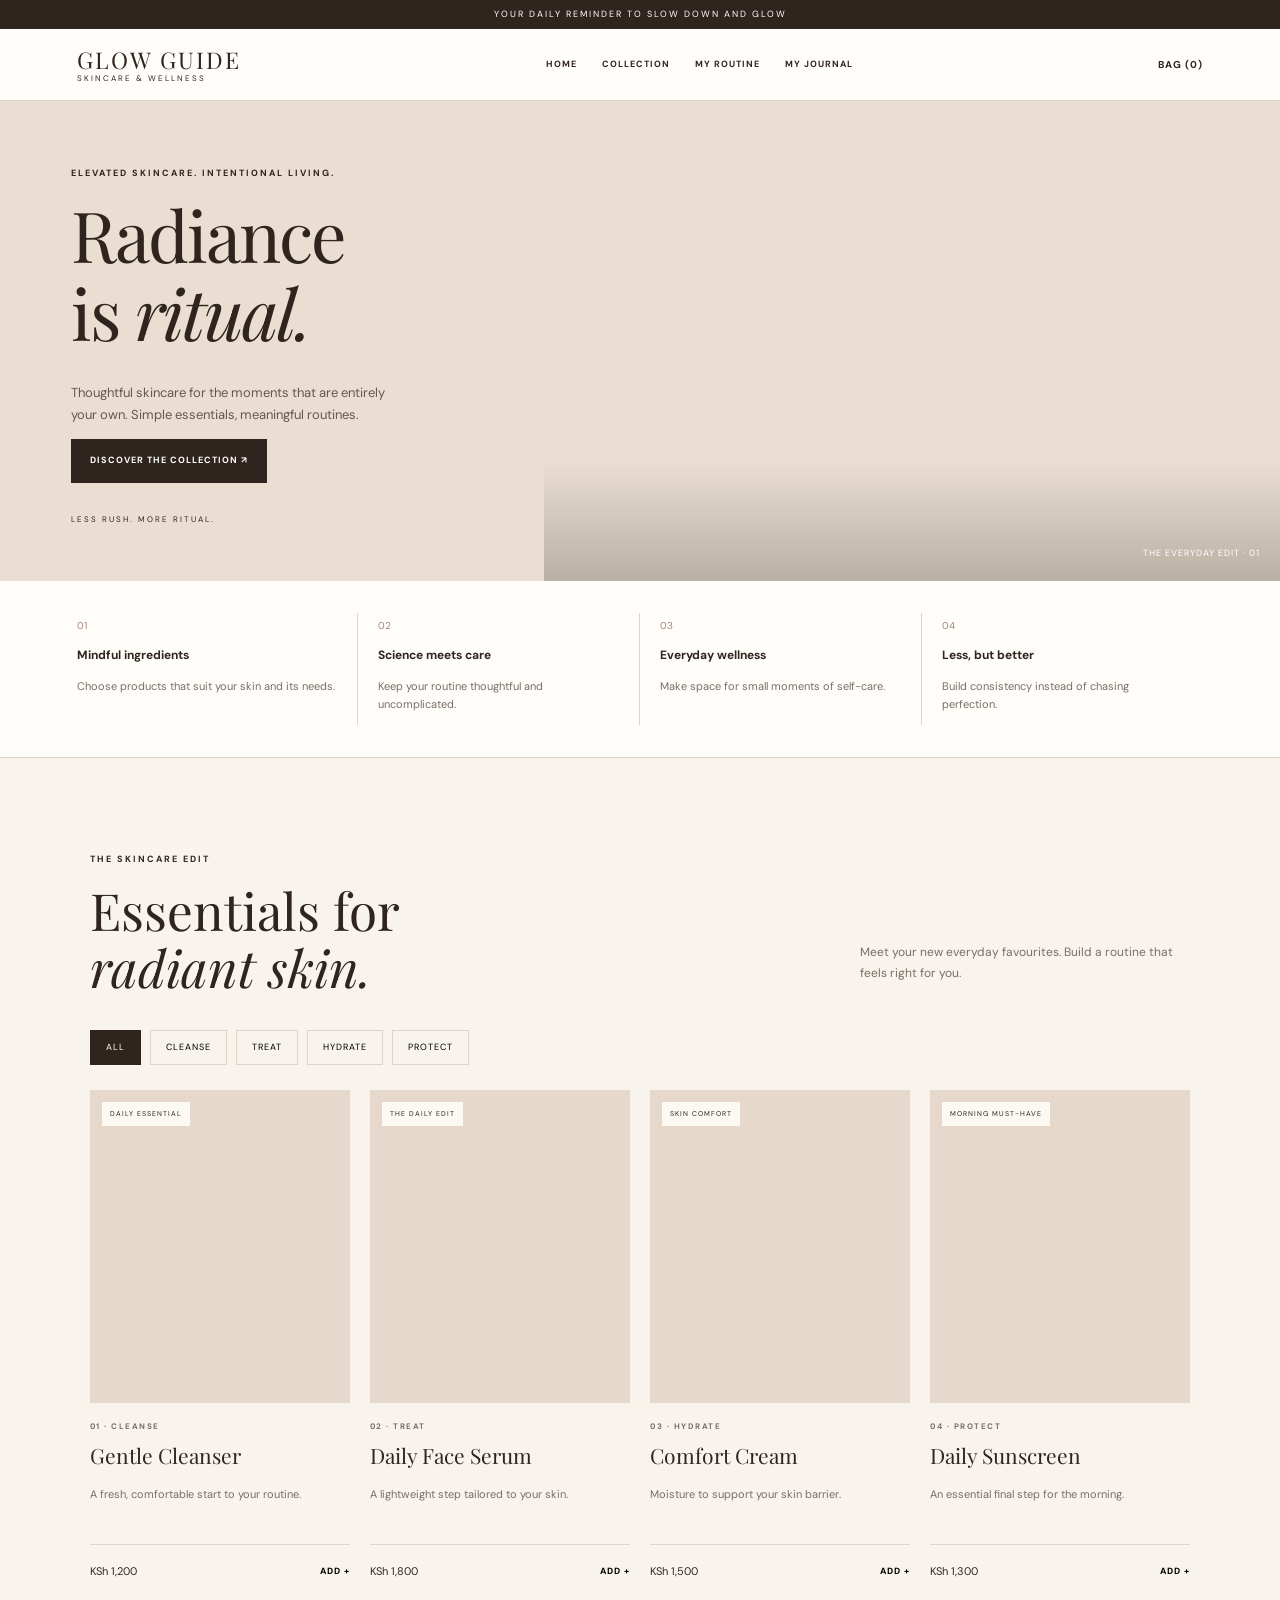
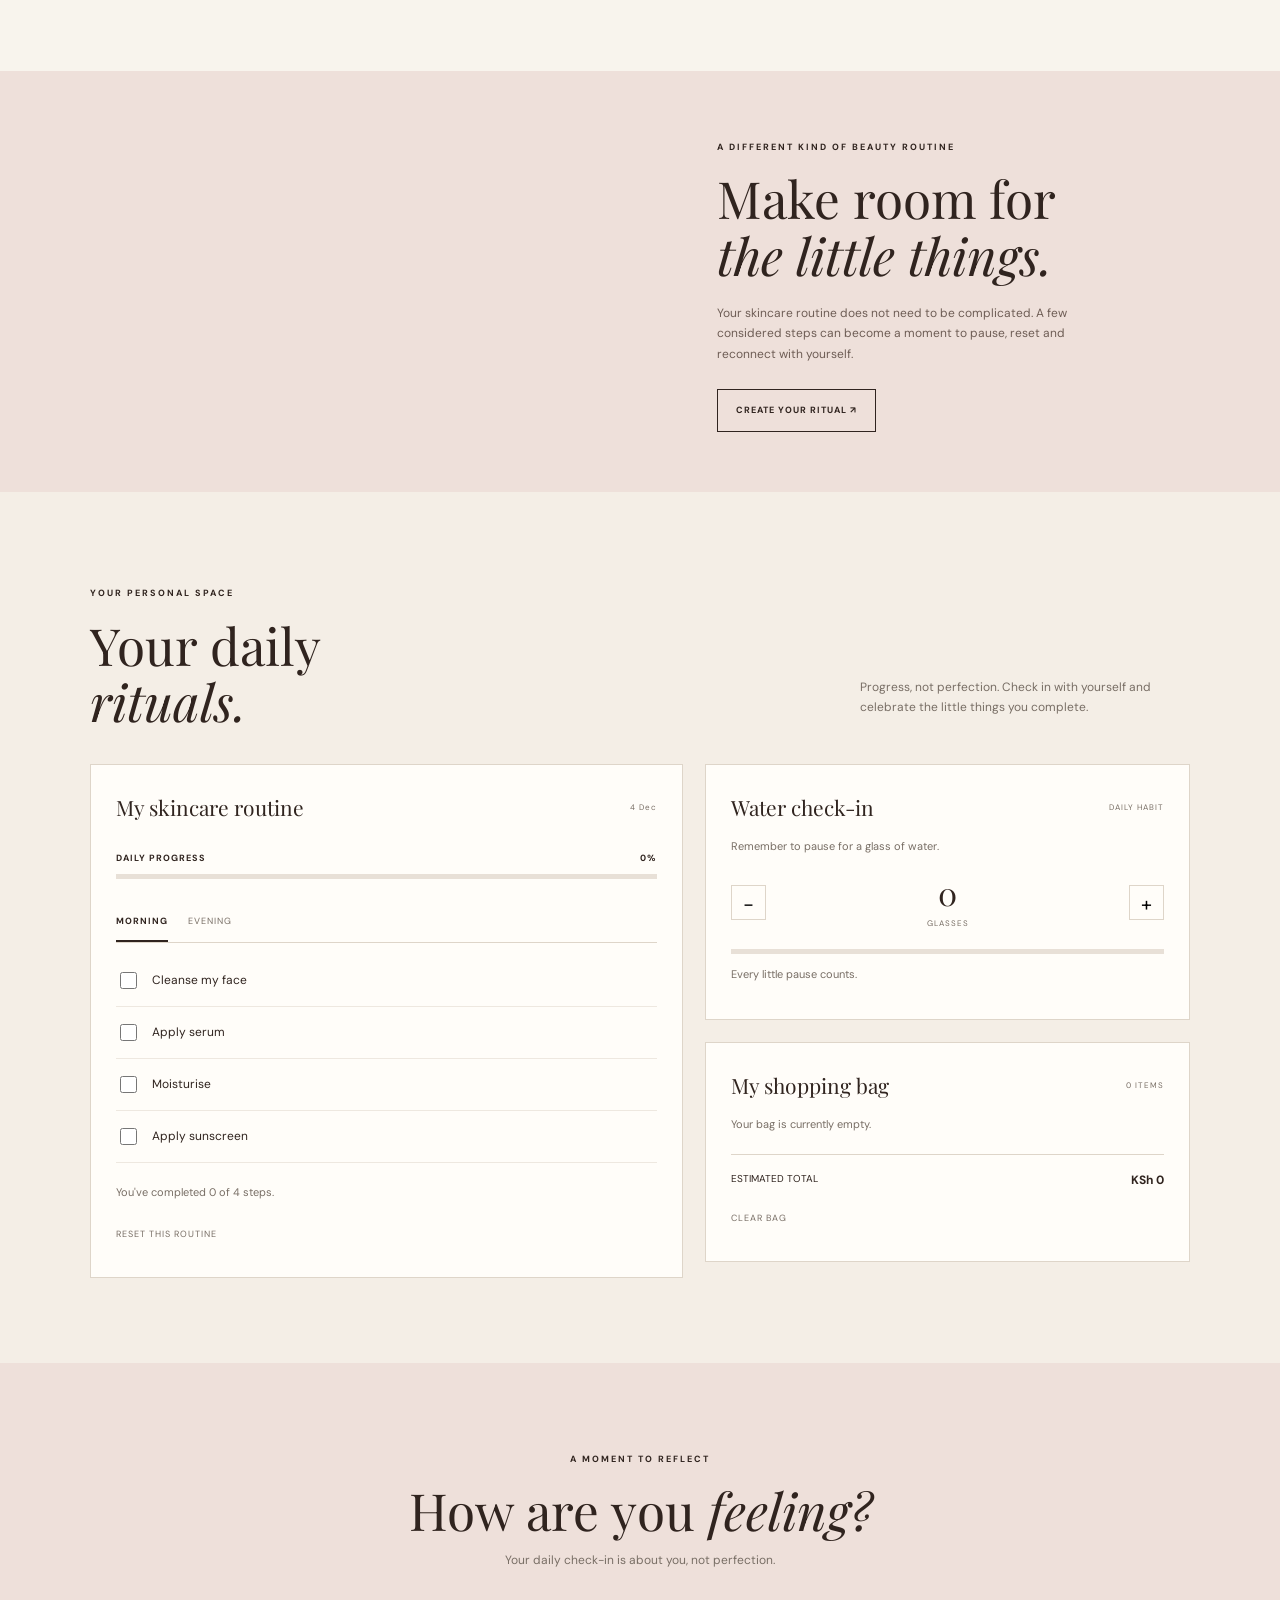
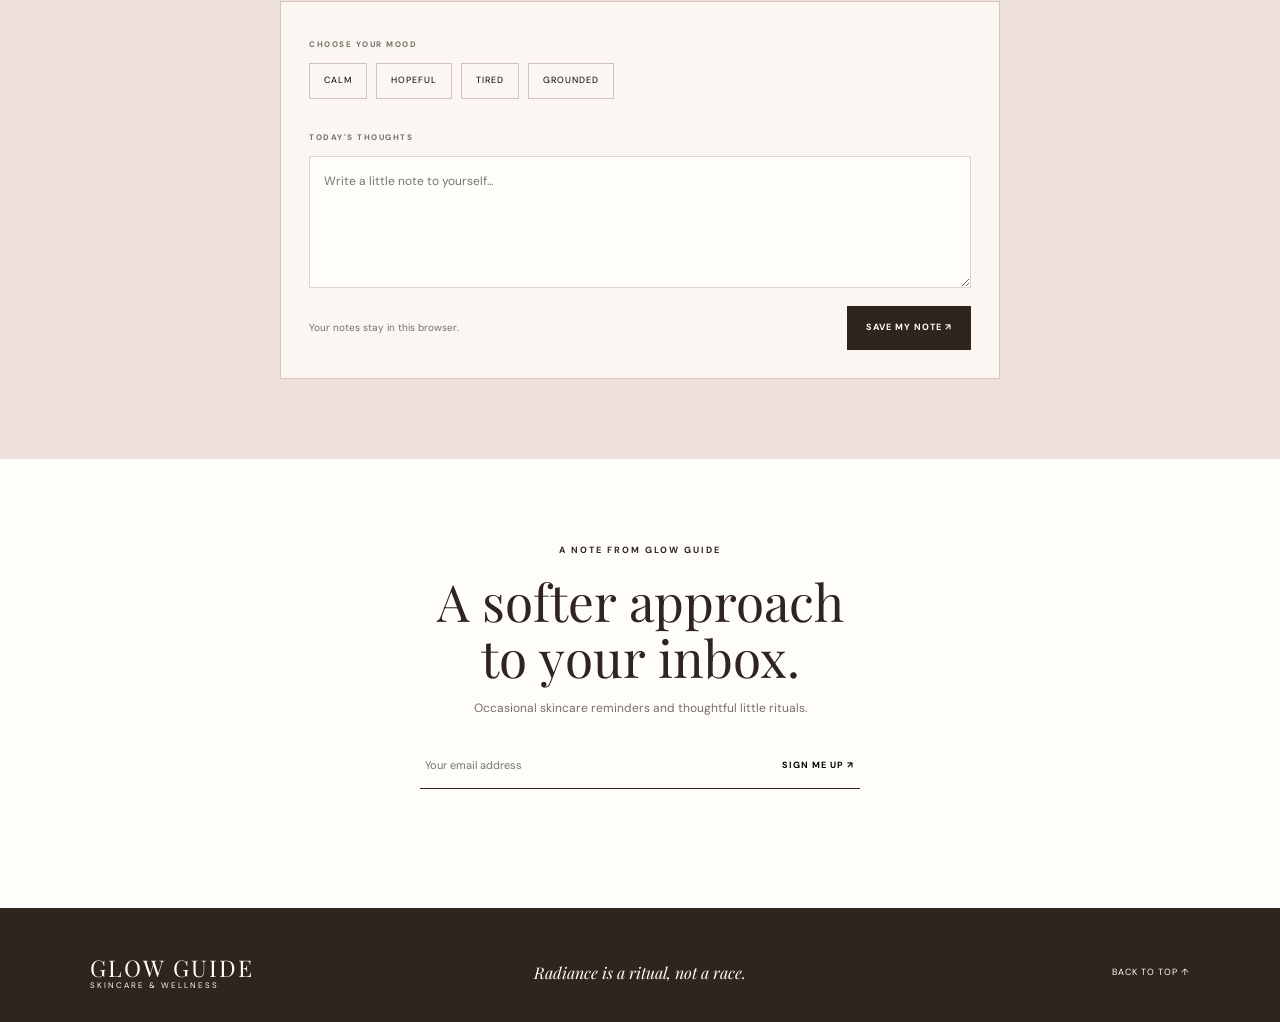
<file: index.html>
<!DOCTYPE html>
<html lang="en">
<head>
    <meta charset="UTF-8">
    <meta name="viewport" content="width=device-width, initial-scale=1.0">
    <title>Glow Guide | Radiance Is Ritual</title>

    <link rel="preconnect" href="https://fonts.googleapis.com">
    <link href="https://fonts.googleapis.com/css2?family=DM+Sans:wght@400;500;600;700&family=Playfair+Display:wght@400;500;600&display=swap" rel="stylesheet">

    <link rel="stylesheet" href="style.css">
</head>
<body>

    <div class="announcement">
        YOUR DAILY REMINDER TO SLOW DOWN AND GLOW
    </div>

    <header>
        <a href="#home" class="logo">
            GLOW GUIDE
            <span>SKINCARE & WELLNESS</span>
        </a>

        <button id="menuToggle" class="menu-toggle">MENU +</button>

        <nav id="navigation">
    <a href="index.html">HOME</a>
    <a href="index.html#products">COLLECTION</a>
    <a href="routine.html">MY ROUTINE</a>
    <a href="journal.html">MY JOURNAL</a>
</nav>

        <button id="bagButton" class="bag-button">
            BAG (<span id="bagCount">0</span>)
        </button>
    </header>

    <main>
        <section class="hero" id="home">
            <div class="hero-content">
                <p class="eyebrow">ELEVATED SKINCARE. INTENTIONAL LIVING.</p>

                <h1>Radiance<br>is <em>ritual.</em></h1>

                <p>
                    Thoughtful skincare for the moments that are
                    entirely your own. Simple essentials, meaningful routines.
                </p>

                <a href="#products" class="button dark-button">
                    DISCOVER THE COLLECTION ↗
                </a>

                <span class="hero-note">LESS RUSH. MORE RITUAL.</span>
            </div>

            <div class="hero-image">
                <span>THE EVERYDAY EDIT · 01</span>
            </div>
        </section>

        <section class="values">
            <article>
                <span>01</span>
                <h3>Mindful ingredients</h3>
                <p>Choose products that suit your skin and its needs.</p>
            </article>

            <article>
                <span>02</span>
                <h3>Science meets care</h3>
                <p>Keep your routine thoughtful and uncomplicated.</p>
            </article>

            <article>
                <span>03</span>
                <h3>Everyday wellness</h3>
                <p>Make space for small moments of self-care.</p>
            </article>

            <article>
                <span>04</span>
                <h3>Less, but better</h3>
                <p>Build consistency instead of chasing perfection.</p>
            </article>
        </section>

        <section class="section" id="products">
            <div class="section-heading">
                <div>
                    <p class="eyebrow">THE SKINCARE EDIT</p>
                    <h2>Essentials for<br><em>radiant skin.</em></h2>
                </div>

                <p>
                    Meet your new everyday favourites.
                    Build a routine that feels right for you.
                </p>
            </div>

            <div class="filters">
                <button class="filter active" data-category="all">ALL</button>
                <button class="filter" data-category="cleanse">CLEANSE</button>
                <button class="filter" data-category="treat">TREAT</button>
                <button class="filter" data-category="hydrate">HYDRATE</button>
                <button class="filter" data-category="protect">PROTECT</button>
            </div>

            <div class="product-grid">
                <article class="product-card" data-category="cleanse">
                    <div class="product-image image-one">
                        <span class="product-tag">DAILY ESSENTIAL</span>
                    </div>
                    <p class="category">01 · CLEANSE</p>
                    <h3>Gentle Cleanser</h3>
                    <p class="description">A fresh, comfortable start to your routine.</p>
                    <div class="product-bottom">
                        <span>KSh 1,200</span>
                        <button class="add-button" data-name="Gentle Cleanser" data-price="1200">ADD +</button>
                    </div>
                </article>

                <article class="product-card" data-category="treat">
                    <div class="product-image image-two">
                        <span class="product-tag">THE DAILY EDIT</span>
                    </div>
                    <p class="category">02 · TREAT</p>
                    <h3>Daily Face Serum</h3>
                    <p class="description">A lightweight step tailored to your skin.</p>
                    <div class="product-bottom">
                        <span>KSh 1,800</span>
                        <button class="add-button" data-name="Daily Face Serum" data-price="1800">ADD +</button>
                    </div>
                </article>

                <article class="product-card" data-category="hydrate">
                    <div class="product-image image-three">
                        <span class="product-tag">SKIN COMFORT</span>
                    </div>
                    <p class="category">03 · HYDRATE</p>
                    <h3>Comfort Cream</h3>
                    <p class="description">Moisture to support your skin barrier.</p>
                    <div class="product-bottom">
                        <span>KSh 1,500</span>
                        <button class="add-button" data-name="Comfort Cream" data-price="1500">ADD +</button>
                    </div>
                </article>

                <article class="product-card" data-category="protect">
                    <div class="product-image image-four">
                        <span class="product-tag">MORNING MUST-HAVE</span>
                    </div>
                    <p class="category">04 · PROTECT</p>
                    <h3>Daily Sunscreen</h3>
                    <p class="description">An essential final step for the morning.</p>
                    <div class="product-bottom">
                        <span>KSh 1,300</span>
                        <button class="add-button" data-name="Daily Sunscreen" data-price="1300">ADD +</button>
                    </div>
                </article>
            </div>
        </section>

        <section class="philosophy" id="ritual">
            <div class="philosophy-image"></div>

            <div class="philosophy-text">
                <p class="eyebrow">A DIFFERENT KIND OF BEAUTY ROUTINE</p>
                <h2>Make room for<br><em>the little things.</em></h2>

                <p>
                    Your skincare routine does not need to be complicated.
                    A few considered steps can become a moment to pause,
                    reset and reconnect with yourself.
                </p>

                <a href="#routine" class="button outline-button">
                    CREATE YOUR RITUAL ↗
                </a>
            </div>
        </section>

        <section class="section dashboard" id="routine">
            <div class="section-heading">
                <div>
                    <p class="eyebrow">YOUR PERSONAL SPACE</p>
                    <h2>Your daily<br><em>rituals.</em></h2>
                </div>

                <p>
                    Progress, not perfection. Check in with yourself
                    and celebrate the little things you complete.
                </p>
            </div>

            <div class="dashboard-grid">
                <div class="panel routine-panel">
                    <div class="panel-heading">
                        <h3>My skincare routine</h3>
                        <span id="todayDate"></span>
                    </div>

                    <div class="progress-info">
                        <span>DAILY PROGRESS</span>
                        <strong id="progressText">0%</strong>
                    </div>

                    <div class="progress-track">
                        <div id="progressBar"></div>
                    </div>

                    <div class="routine-tabs">
                        <button class="routine-tab active" data-time="morning">MORNING</button>
                        <button class="routine-tab" data-time="evening">EVENING</button>
                    </div>

                    <div id="routineList"></div>

                    <p id="routineMessage">Every small step counts.</p>

                    <button id="resetRoutine" class="reset-button">
                        RESET THIS ROUTINE
                    </button>
                </div>

                <div class="side-column">
                    <div class="panel water-panel">
                        <div class="panel-heading">
                            <h3>Water check-in</h3>
                            <span>DAILY HABIT</span>
                        </div>

                        <p class="muted">
                            Remember to pause for a glass of water.
                        </p>

                        <div class="water-controls">
                            <button id="waterMinus" aria-label="Remove a glass">−</button>

                            <div>
                                <strong id="waterCount">0</strong>
                                <span>GLASSES</span>
                            </div>

                            <button id="waterPlus" aria-label="Add a glass">+</button>
                        </div>

                        <div class="progress-track">
                            <div id="waterBar"></div>
                        </div>

                        <p id="waterMessage" class="muted">One moment at a time.</p>
                    </div>

                    <div class="panel bag-panel" id="shoppingBag">
                        <div class="panel-heading">
                            <h3>My shopping bag</h3>
                            <span id="bagItems">0 ITEMS</span>
                        </div>

                        <div id="bagList">
                            <p class="muted">Your bag is currently empty.</p>
                        </div>

                        <div class="bag-total">
                            <span>ESTIMATED TOTAL</span>
                            <strong id="bagTotal">KSh 0</strong>
                        </div>

                        <button id="clearBag" class="reset-button">
                            CLEAR BAG
                        </button>
                    </div>
                </div>
            </div>
        </section>

        <section class="journal-section" id="journal">
            <div class="journal-heading">
                <p class="eyebrow">A MOMENT TO REFLECT</p>
                <h2>How are you <em>feeling?</em></h2>
                <p>Your daily check-in is about you, not perfection.</p>
            </div>

            <div class="journal-card">
                <p class="category">CHOOSE YOUR MOOD</p>

                <div class="mood-options">
                    <button class="mood-button" data-mood="Calm">CALM</button>
                    <button class="mood-button" data-mood="Hopeful">HOPEFUL</button>
                    <button class="mood-button" data-mood="Tired">TIRED</button>
                    <button class="mood-button" data-mood="Grounded">GROUNDED</button>
                </div>

                <label for="journalEntry" class="category">TODAY'S THOUGHTS</label>

                <textarea id="journalEntry" rows="5"
                    placeholder="Write a little note to yourself..."></textarea>

                <div class="journal-footer">
                    <span id="saveMessage">Your notes stay in this browser.</span>
                    <button id="saveJournal" class="button dark-button">SAVE MY NOTE ↗</button>
                </div>
            </div>
        </section>

        <section class="newsletter">
            <p class="eyebrow">A NOTE FROM GLOW GUIDE</p>
            <h2>A softer approach<br>to your inbox.</h2>
            <p>Occasional skincare reminders and thoughtful little rituals.</p>

            <form id="newsletterForm">
                <input type="email" id="emailInput" placeholder="Your email address" required>
                <button type="submit">SIGN ME UP ↗</button>
            </form>

            <p id="newsletterMessage" class="newsletter-message"></p>
        </section>
    </main>

    <footer>
        <a href="#home" class="logo">
            GLOW GUIDE
            <span>SKINCARE & WELLNESS</span>
        </a>

        <p>Radiance is a ritual, not a race.</p>
        <a href="#home">BACK TO TOP ↑</a>
    </footer>

    <script src="script.js"></script>
</body>
</html>
</file>
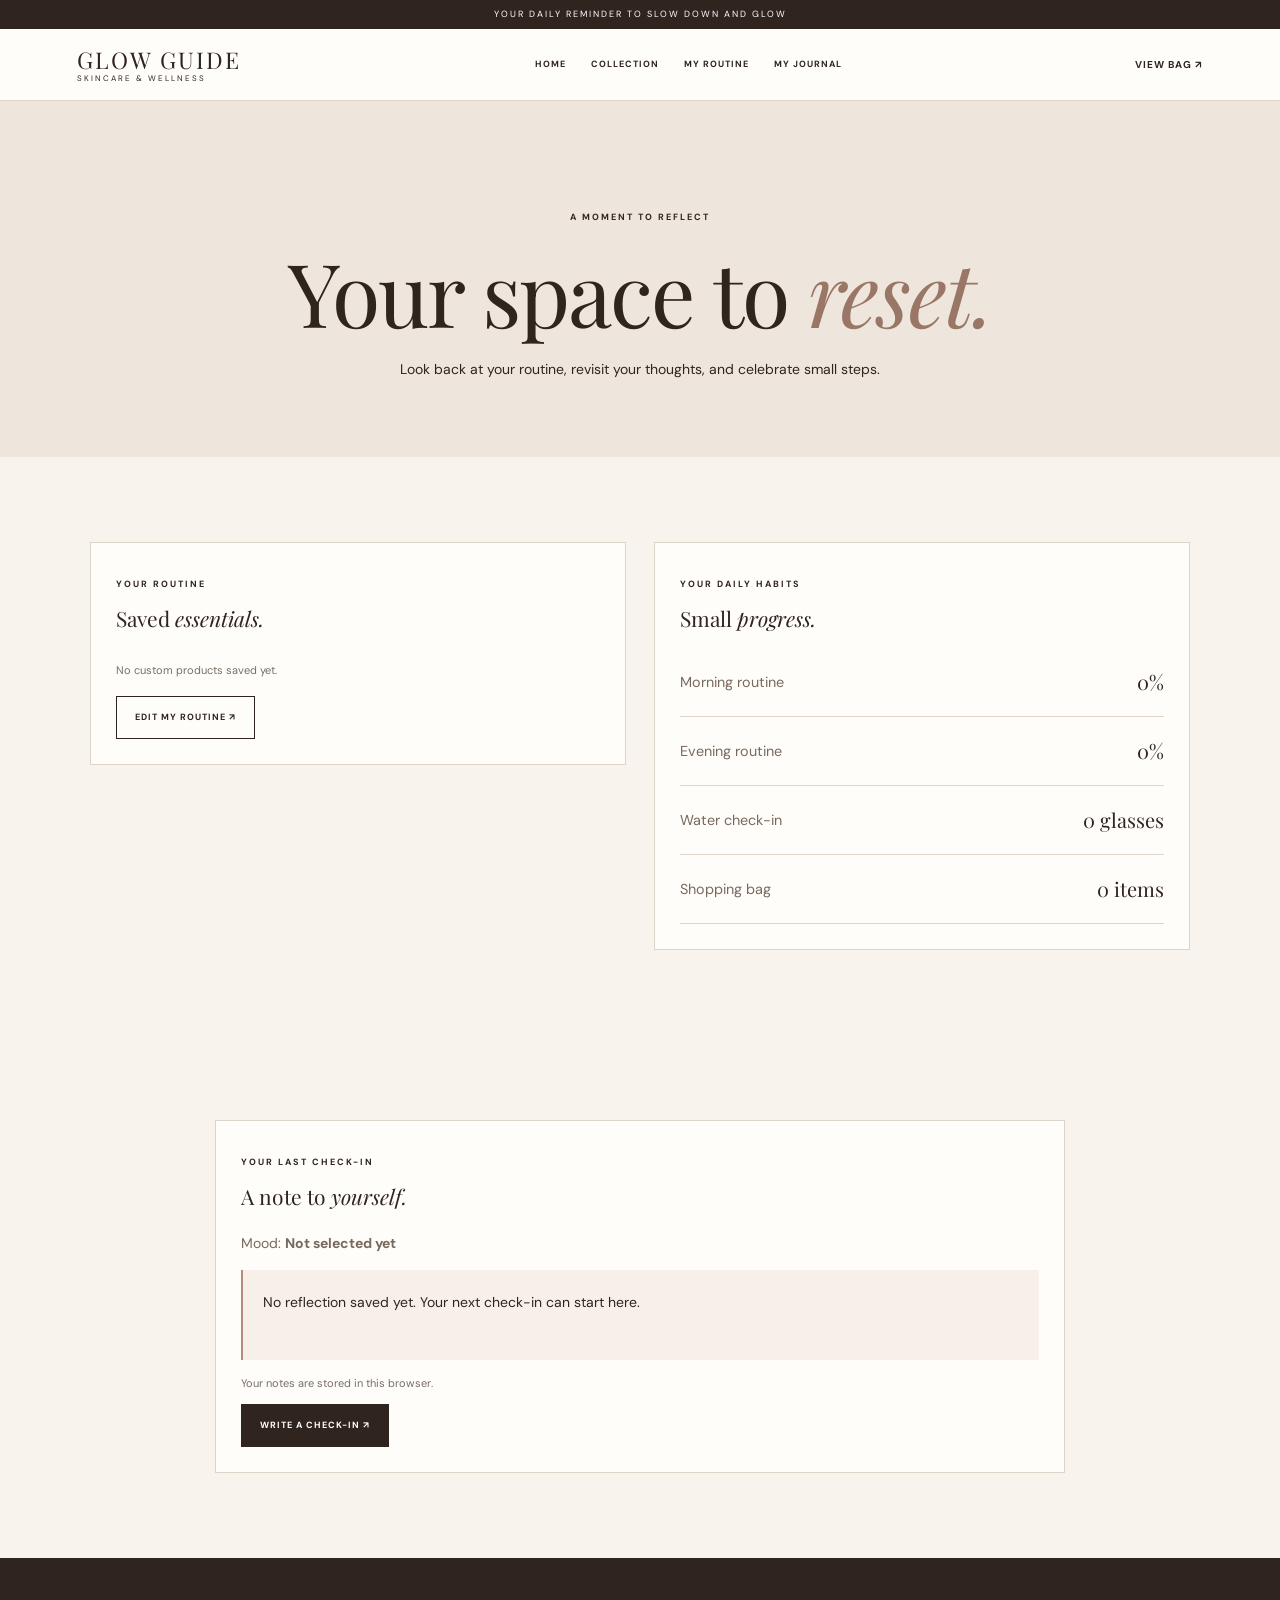
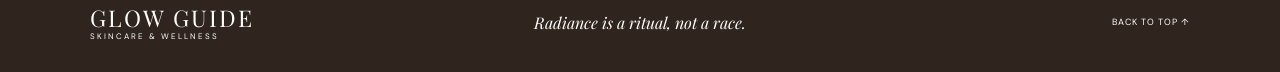
<file: journal.html>
<!DOCTYPE html>
<html lang="en">
<head>
    <meta charset="UTF-8">
    <meta name="viewport" content="width=device-width, initial-scale=1.0">
    <meta name="description" content="Reflect on your skincare rituals with Glow Guide.">
    <title>My Journal | Glow Guide</title>
    <link rel="preconnect" href="https://fonts.googleapis.com">
    <link href="https://fonts.googleapis.com/css2?family=DM+Sans:wght@400;500;600;700&family=Playfair+Display:wght@400;500;600&display=swap" rel="stylesheet">
    <link rel="stylesheet" href="style.css">
    <script src="script.js" defer></script>
</head>
<body>
    <div class="announcement">YOUR DAILY REMINDER TO SLOW DOWN AND GLOW</div>

    <header>
        <a href="index.html" class="logo">
            GLOW GUIDE <span>SKINCARE &amp; WELLNESS</span>
        </a>
        <button id="menuToggle" class="menu-toggle" type="button">MENU +</button>
        <nav id="navigation">
            <a href="index.html">HOME</a>
            <a href="index.html#products">COLLECTION</a>
            <a href="routine.html">MY ROUTINE</a>
            <a href="journal.html" aria-current="page">MY JOURNAL</a>
        </nav>
        <a class="bag-button" href="index.html#shoppingBag">VIEW BAG ↗</a>
    </header>

    <main class="inner-page">
        <section class="page-hero">
            <p class="eyebrow">A MOMENT TO REFLECT</p>
            <h1>Your space to <em>reset.</em></h1>
            <p>Look back at your routine, revisit your thoughts, and celebrate small steps.</p>
        </section>

        <section class="section journal-overview">
            <article class="panel">
                <p class="eyebrow">YOUR ROUTINE</p>
                <h2>Saved <em>essentials.</em></h2>
                <div id="journalProducts" class="saved-product-list"></div>
                <p id="journalProductsEmpty" class="muted">No custom products saved yet.</p>
                <a class="button outline-button" href="routine.html">EDIT MY ROUTINE ↗</a>
            </article>

            <article class="panel">
                <p class="eyebrow">YOUR DAILY HABITS</p>
                <h2>Small <em>progress.</em></h2>
                <div class="summary-stat">
                    <span>Morning routine</span>
                    <strong id="journalMorningProgress">0%</strong>
                </div>
                <div class="summary-stat">
                    <span>Evening routine</span>
                    <strong id="journalEveningProgress">0%</strong>
                </div>
                <div class="summary-stat">
                    <span>Water check-in</span>
                    <strong id="journalWaterCount">0 glasses</strong>
                </div>
                <div class="summary-stat">
                    <span>Shopping bag</span>
                    <strong id="journalBagCount">0 items</strong>
                </div>
            </article>
        </section>

        <section class="section">
            <div class="panel journal-saved-card">
                <p class="eyebrow">YOUR LAST CHECK-IN</p>
                <h2>A note to <em>yourself.</em></h2>
                <p class="saved-mood">Mood: <strong id="savedMood">Not selected yet</strong></p>
                <p id="savedJournalEntry" class="saved-journal-entry">Your saved reflection will appear here.</p>
                <p class="muted" id="journalSavedStatus">Your notes are stored in this browser.</p>
                <a class="button dark-button" href="index.html#journal">WRITE A CHECK-IN ↗</a>
            </div>
        </section>
    </main>

    <footer>
        <a href="index.html" class="logo">GLOW GUIDE <span>SKINCARE &amp; WELLNESS</span></a>
        <p>Radiance is a ritual, not a race.</p>
        <a href="#top">BACK TO TOP ↑</a>
    </footer>
</body>
</html>
</file>
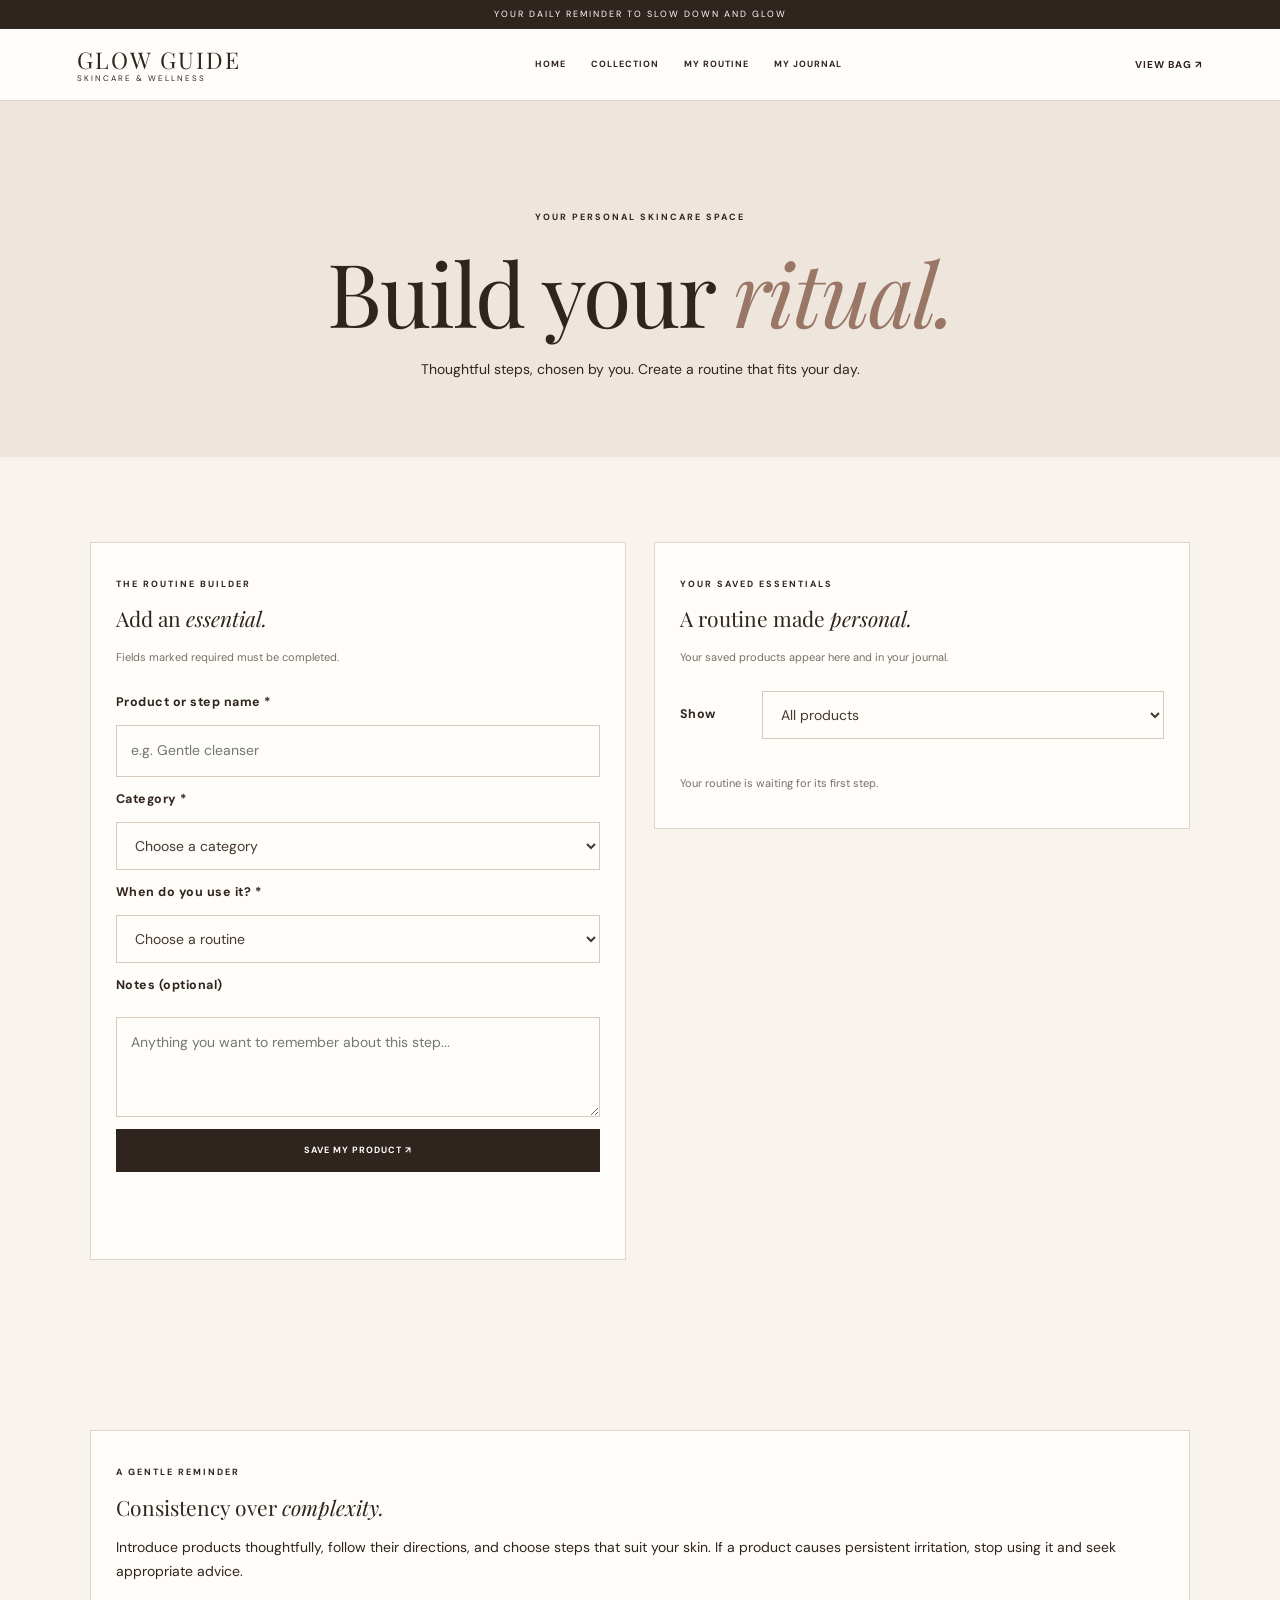
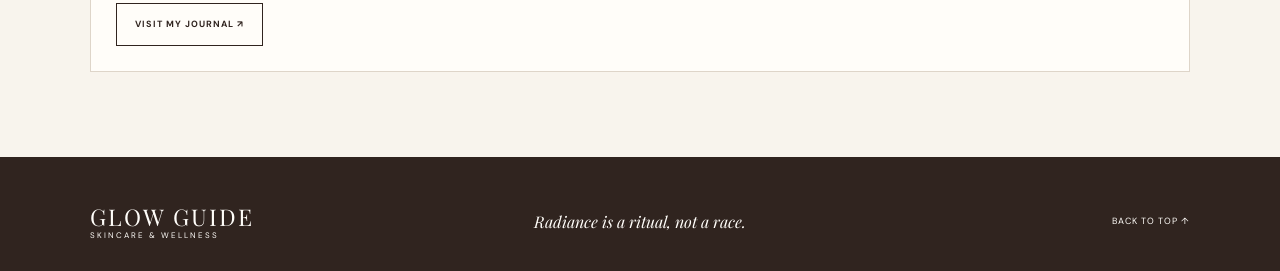
<file: routine.html>
<!DOCTYPE html>
<html lang="en">
<head>
    <meta charset="UTF-8">
    <meta name="viewport" content="width=device-width, initial-scale=1.0">
    <meta name="description" content="Create a personal skincare routine with Glow Guide.">
    <title>My Routine | Glow Guide</title>
    <link rel="preconnect" href="https://fonts.googleapis.com">
    <link href="https://fonts.googleapis.com/css2?family=DM+Sans:wght@400;500;600;700&family=Playfair+Display:wght@400;500;600&display=swap" rel="stylesheet">
    <link rel="stylesheet" href="style.css">
    <script src="script.js" defer></script>
</head>
<body>
    <div class="announcement">YOUR DAILY REMINDER TO SLOW DOWN AND GLOW</div>

    <header>
        <a href="index.html" class="logo">
            GLOW GUIDE <span>SKINCARE &amp; WELLNESS</span>
        </a>
        <button id="menuToggle" class="menu-toggle" type="button">MENU +</button>
        <nav id="navigation">
            <a href="index.html">HOME</a>
            <a href="index.html#products">COLLECTION</a>
            <a href="routine.html" aria-current="page">MY ROUTINE</a>
            <a href="journal.html">MY JOURNAL</a>
        </nav>
        <a class="bag-button" href="index.html#shoppingBag">VIEW BAG ↗</a>
    </header>

    <main class="inner-page">
        <section class="page-hero">
            <p class="eyebrow">YOUR PERSONAL SKINCARE SPACE</p>
            <h1>Build your <em>ritual.</em></h1>
            <p>Thoughtful steps, chosen by you. Create a routine that fits your day.</p>
        </section>

        <section class="builder-layout section">
            <div class="panel">
                <p class="eyebrow">THE ROUTINE BUILDER</p>
                <h2>Add an <em>essential.</em></h2>
                <p class="muted">Fields marked required must be completed.</p>

                <form id="productForm" class="form-stack">
                    <label for="productName">Product or step name *</label>
                    <input id="productName" name="productName"
                        type="text" minlength="2" maxlength="60"
                        placeholder="e.g. Gentle cleanser" required>

                    <label for="productCategory">Category *</label>
                    <select id="productCategory" name="productCategory" required>
                        <option value="">Choose a category</option>
                        <option value="cleanse">Cleanse</option>
                        <option value="treat">Treat</option>
                        <option value="hydrate">Hydrate</option>
                        <option value="protect">Protect</option>
                        <option value="other">Other</option>
                    </select>

                    <label for="productTime">When do you use it? *</label>
                    <select id="productTime" name="productTime" required>
                        <option value="">Choose a routine</option>
                        <option value="morning">Morning</option>
                        <option value="evening">Evening</option>
                        <option value="both">Morning and evening</option>
                    </select>

                    <label for="productNotes">Notes (optional)</label>
                    <textarea id="productNotes" name="productNotes"
                        rows="3" maxlength="250"
                        placeholder="Anything you want to remember about this step..."></textarea>

                    <button class="button dark-button" type="submit">SAVE MY PRODUCT ↗</button>
                    <p id="productFormMessage" class="form-message" role="status" aria-live="polite"></p>
                </form>
            </div>

            <div class="panel">
                <p class="eyebrow">YOUR SAVED ESSENTIALS</p>
                <h2>A routine made <em>personal.</em></h2>
                <p class="muted">Your saved products appear here and in your journal.</p>

                <div class="routine-filter-row">
                    <label for="routineView">Show</label>
                    <select id="routineView">
                        <option value="all">All products</option>
                        <option value="morning">Morning</option>
                        <option value="evening">Evening</option>
                    </select>
                </div>

                <div id="customProductList" class="saved-product-list"></div>
                <p id="customProductEmpty" class="muted">Your routine is waiting for its first step.</p>
            </div>
        </section>

        <section class="section">
            <div class="panel">
                <p class="eyebrow">A GENTLE REMINDER</p>
                <h2>Consistency over <em>complexity.</em></h2>
                <p>Introduce products thoughtfully, follow their directions, and choose steps that suit your skin. If a product causes persistent irritation, stop using it and seek appropriate advice.</p>
                <a class="button outline-button" href="journal.html">VISIT MY JOURNAL ↗</a>
            </div>
        </section>
    </main>

    <footer>
        <a href="index.html" class="logo">GLOW GUIDE <span>SKINCARE &amp; WELLNESS</span></a>
        <p>Radiance is a ritual, not a race.</p>
        <a href="#top">BACK TO TOP ↑</a>
    </footer>
</body>
</html>
</file>
<file: style.css>
:root {
    --cream: #f8f4ed;
    --white: #fffdf9;
    --rose: #d9b8b1;
    --rose-light: #eee0da;
    --brown: #30241f;
    --taupe: #897767;
    --muted: #786e65;
    --line: #ded5c9;
    --serif: "Playfair Display", Georgia, serif;
    --sans: "DM Sans", Arial, sans-serif;
}

* {
    box-sizing: border-box;
}

html {
    scroll-behavior: smooth;
    scroll-padding-top: 90px;
}

body {
    margin: 0;
    background: var(--cream);
    color: var(--brown);
    font-family: var(--sans);
    font-size: 14px;
    line-height: 1.7;
}

button, input, textarea {
    font: inherit;
}

button, a {
    -webkit-tap-highlight-color: transparent;
}

a {
    color: inherit;
    text-decoration: none;
}

button {
    cursor: pointer;
}

.announcement {
    padding: 7px;
    background: var(--brown);
    color: white;
    text-align: center;
    font-size: 9px;
    letter-spacing: 2px;
}

header {
    position: sticky;
    top: 0;
    z-index: 10;
    display: flex;
    align-items: center;
    justify-content: space-between;
    gap: 20px;
    padding: 17px 6%;
    background: var(--white);
    border-bottom: 1px solid var(--line);
}

.logo {
    display: flex;
    flex-direction: column;
    font-family: var(--serif);
    font-size: 23px;
    line-height: 1.2;
    letter-spacing: 2px;
}

.logo span {
    font-family: var(--sans);
    font-size: 8px;
    letter-spacing: 2px;
}

nav {
    display: flex;
    gap: 25px;
}

nav a, .bag-button {
    font-size: 9px;
    font-weight: 700;
    letter-spacing: 1px;
}

nav a:hover {
    color: #a36f69;
}

.bag-button, .menu-toggle {
    padding: 9px 0;
    border: 0;
    background: transparent;
    color: var(--brown);
    font-size: 10px;
    letter-spacing: 1px;
}

.menu-toggle {
    display: none;
}

.hero {
    display: grid;
    grid-template-columns: 0.85fr 1.15fr;
    min-height: 480px;
    background: #e9ded1;
}

.hero-content {
    display: flex;
    flex-direction: column;
    align-items: flex-start;
    justify-content: center;
    padding: 55px 10% 55px 13%;
}

.eyebrow {
    margin-bottom: 15px;
    font-size: 9px;
    font-weight: 700;
    letter-spacing: 2px;
}

h1, h2, h3 {
    margin-top: 0;
}

h1, h2 {
    font-family: var(--serif);
    font-weight: 400;
    line-height: 1.1;
}

h1 {
    margin-bottom: 18px;
    font-size: clamp(48px, 5.5vw, 76px);
    letter-spacing: -2px;
}

h1 em, h2 em {
    font-weight: 400;
}

.hero-content > p:not(.eyebrow) {
    max-width: 340px;
    color: #65584e;
    font-size: 13px;
}

.button {
    display: inline-block;
    padding: 13px 18px;
    border: 1px solid var(--brown);
    font-size: 9px;
    font-weight: 700;
    letter-spacing: 1px;
    transition: background .25s, color .25s;
}

.dark-button {
    background: var(--brown);
    color: white;
}

.dark-button:hover {
    background: transparent;
    color: var(--brown);
}

.hero-note {
    margin-top: 30px;
    font-size: 8px;
    letter-spacing: 2px;
}

.hero-image {
    display: flex;
    align-items: flex-end;
    justify-content: flex-end;
    min-height: 480px;
    padding: 20px;
    background:
        linear-gradient(0deg, #30241f40, transparent 25%),
        url("https://i.pinimg.com/736x/78/ba/37/78ba37074120cfd9b7e479be611faea0.jpg")
        center / cover no-repeat;
}

.hero-image span {
    color: white;
    font-size: 9px;
    letter-spacing: 1px;
}

.values {
    display: grid;
    grid-template-columns: repeat(4, 1fr);
    padding: 32px 6%;
    background: var(--white);
    border-bottom: 1px solid var(--line);
}

.values article {
    padding: 0 20px;
    border-right: 1px solid var(--line);
}

.values article:first-child {
    padding-left: 0;
}

.values article:last-child {
    border: 0;
}

.values article > span {
    color: #a68178;
    font-size: 10px;
}

.values h3 {
    margin: 8px 0 5px;
    font-size: 12px;
}

.values p, .muted {
    color: var(--muted);
    font-size: 11px;
}

.section {
    padding: 85px 7%;
}

.section-heading {
    display: flex;
    align-items: flex-end;
    justify-content: space-between;
    gap: 30px;
    margin-bottom: 35px;
}

.section-heading h2, .philosophy h2,
.journal-heading h2, .newsletter h2 {
    margin-bottom: 0;
    font-size: clamp(38px, 4vw, 54px);
}

.section-heading > p {
    max-width: 330px;
    color: var(--muted);
    font-size: 12px;
}

.filters {
    display: flex;
    flex-wrap: wrap;
    gap: 9px;
    margin-bottom: 25px;
}

.filter {
    padding: 9px 15px;
    border: 1px solid var(--line);
    background: transparent;
    font-size: 9px;
    letter-spacing: 1px;
}

.filter:hover, .filter.active {
    border-color: var(--brown);
    background: var(--brown);
    color: white;
}

.product-grid {
    display: grid;
    grid-template-columns: repeat(4, minmax(0, 1fr));
    gap: 20px;
}

.product-card {
    min-width: 0;
    animation: fadeIn .35s ease;
}

.product-card.hidden {
    display: none;
}

.product-image {
    position: relative;
    overflow: hidden;
    aspect-ratio: 4 / 4.8;
    margin-bottom: 17px;
    background-color: #e6d8ca;
    background-position: center;
    background-size: cover;
    transition: background-size .3s;
}

.product-card:hover .product-image {
    filter: saturate(.9);
}

.image-one {
    background-image: url("https://i.pinimg.com/736x/c7/38/27/c73827fe2aad426c7328e5160a84a9de.jpg");
}

.image-two {
    background-image: url("https://i.pinimg.com/736x/4d/58/dd/4d58ddaed7754db83d1d439039203e35.jpg");
}

.image-three {
    background-image: url("https://i.pinimg.com/736x/87/bc/37/87bc3755976890d50ada2dde1de0d904.jpg");
}

.image-four {
    background-image: url("https://i.pinimg.com/1200x/c8/2e/bd/c82ebddfeb3f2e56e0373e88ba28e159.jpg");
}

.product-tag {
    position: absolute;
    top: 12px;
    left: 12px;
    padding: 6px 8px;
    background: #fffdf9df;
    font-size: 7px;
    letter-spacing: 1px;
}

.category {
    margin-bottom: 5px;
    color: var(--muted);
    font-size: 8px;
    font-weight: 700;
    letter-spacing: 1.5px;
}

.product-card h3 {
    margin-bottom: 5px;
    font-family: var(--serif);
    font-size: 21px;
    font-weight: 400;
}

.description {
    min-height: 48px;
    color: var(--muted);
    font-size: 11px;
}

.product-bottom {
    display: flex;
    align-items: center;
    justify-content: space-between;
    gap: 10px;
    padding-top: 12px;
    border-top: 1px solid var(--line);
    font-size: 11px;
}

.add-button {
    padding: 7px 0 7px 8px;
    border: 0;
    background: transparent;
    font-size: 9px;
    font-weight: 700;
    letter-spacing: 1px;
}

.add-button:hover {
    color: #a36f69;
}

.philosophy {
    display: grid;
    grid-template-columns: 1fr 1fr;
    background: var(--rose-light);
}

.philosophy-image {
    min-height: 390px;
    background:
        url("https://i.pinimg.com/736x/76/57/2b/76572b9d6eb67d66b249c92ca7737bb4.jpg")
        center / cover no-repeat;
}

.philosophy-text {
    display: flex;
    flex-direction: column;
    align-items: flex-start;
    justify-content: center;
    padding: 60px 12%;
}

.philosophy-text > p:not(.eyebrow) {
    max-width: 370px;
    margin: 20px 0;
    color: #6e5d55;
    font-size: 12px;
}

.outline-button {
    margin-top: 5px;
}

.outline-button:hover {
    background: var(--brown);
    color: white;
}

.dashboard {
    background: #f4eee6;
}

.dashboard-grid {
    display: grid;
    grid-template-columns: 1.1fr .9fr;
    align-items: start;
    gap: 22px;
}

.panel {
    padding: 25px;
    border: 1px solid var(--line);
    background: var(--white);
}

.panel-heading {
    display: flex;
    align-items: center;
    justify-content: space-between;
    gap: 10px;
}

.panel-heading h3 {
    margin: 0;
    font-family: var(--serif);
    font-size: 21px;
    font-weight: 400;
}

.panel-heading > span {
    color: var(--muted);
    font-size: 8px;
    letter-spacing: 1px;
}

.progress-info {
    display: flex;
    justify-content: space-between;
    margin: 25px 0 8px;
    font-size: 9px;
    font-weight: 700;
    letter-spacing: 1px;
}

.progress-track {
    overflow: hidden;
    height: 5px;
    background: #e8e0d7;
}

.progress-track > div {
    width: 0;
    height: 100%;
    background: #a77d78;
    transition: width .3s ease;
}

.routine-tabs {
    display: flex;
    gap: 20px;
    margin: 25px 0 12px;
    border-bottom: 1px solid var(--line);
}

.routine-tab {
    padding: 10px 0;
    border: 0;
    border-bottom: 2px solid transparent;
    background: transparent;
    color: var(--muted);
    font-size: 9px;
    letter-spacing: 1px;
}

.routine-tab.active {
    border-color: var(--brown);
    color: var(--brown);
    font-weight: 700;
}

.routine-item {
    display: flex;
    align-items: center;
    gap: 12px;
    padding: 14px 0;
    border-bottom: 1px solid #eee8e0;
    cursor: pointer;
}

.routine-item input {
    width: 17px;
    height: 17px;
    accent-color: #80675c;
}

.routine-item span {
    font-size: 12px;
}

.routine-item input:checked + span {
    color: var(--muted);
    text-decoration: line-through;
}

#routineMessage {
    margin: 20px 0 5px;
    color: var(--muted);
    font-size: 11px;
}

.reset-button {
    margin-top: 12px;
    padding: 9px 0;
    border: 0;
    background: transparent;
    color: var(--muted);
    font-size: 9px;
    letter-spacing: 1px;
}

.reset-button:hover {
    color: var(--brown);
}

.side-column {
    display: grid;
    gap: 22px;
}

.water-controls {
    display: flex;
    align-items: center;
    justify-content: space-between;
    margin: 18px 0;
    text-align: center;
}

.water-controls button {
    width: 35px;
    height: 35px;
    border: 1px solid var(--line);
    background: transparent;
    font-size: 20px;
}

.water-controls button:hover {
    background: var(--rose-light);
}

.water-controls strong, .water-controls span {
    display: block;
}

.water-controls strong {
    font-family: var(--serif);
    font-size: 32px;
    font-weight: 400;
    line-height: 1.2;
}

.water-controls span {
    margin-top: 5px;
    color: var(--muted);
    font-size: 8px;
    letter-spacing: 1px;
}

.bag-total {
    display: flex;
    justify-content: space-between;
    gap: 12px;
    margin-top: 20px;
    padding-top: 15px;
    border-top: 1px solid var(--line);
    font-size: 10px;
}

.bag-total strong {
    font-size: 12px;
}

.bag-item {
    display: flex;
    justify-content: space-between;
    gap: 10px;
    padding: 10px 0;
    border-bottom: 1px solid #eee8e0;
    font-size: 11px;
}

.remove-item {
    border: 0;
    background: transparent;
    color: var(--muted);
    font-size: 9px;
}

.journal-section {
    padding: 80px 7%;
    background: var(--rose-light);
}

.journal-heading {
    margin-bottom: 30px;
    text-align: center;
}

.journal-heading > p:last-child {
    color: var(--muted);
    font-size: 12px;
}

.journal-card {
    max-width: 720px;
    margin: auto;
    padding: 28px;
    border: 1px solid #d7c5bd;
    background: #fffdf9c9;
}

.mood-options {
    display: flex;
    flex-wrap: wrap;
    gap: 9px;
    margin: 12px 0 25px;
}

.mood-button {
    padding: 9px 14px;
    border: 1px solid #d3c2b9;
    background: transparent;
    font-size: 9px;
    letter-spacing: 1px;
}

.mood-button:hover, .mood-button.selected {
    background: var(--brown);
    color: white;
}

textarea, input {
    color: var(--brown);
}

textarea {
    display: block;
    width: 100%;
    margin-top: 9px;
    padding: 14px;
    border: 1px solid var(--line);
    background: var(--white);
    resize: vertical;
    outline: none;
    font-size: 12px;
}

textarea:focus, input:focus {
    border-color: #a77d78;
}

.journal-footer {
    display: flex;
    align-items: center;
    justify-content: space-between;
    gap: 15px;
    margin-top: 18px;
}

.journal-footer > span {
    color: var(--muted);
    font-size: 10px;
}

.newsletter {
    padding: 75px 20px;
    text-align: center;
    background: var(--white);
}

.newsletter > p:not(.eyebrow) {
    color: var(--muted);
    font-size: 12px;
}

.newsletter form {
    display: flex;
    max-width: 440px;
    margin: 25px auto 0;
    border-bottom: 1px solid var(--brown);
}

.newsletter input {
    flex: 1;
    width: 0;
    padding: 13px 5px;
    border: 0;
    outline: none;
    background: transparent;
    font-size: 11px;
}

.newsletter form button {
    border: 0;
    background: transparent;
    font-size: 9px;
    font-weight: 700;
    letter-spacing: 1px;
}

.newsletter-message {
    min-height: 20px;
}

footer {
    display: grid;
    grid-template-columns: 1fr 1fr 1fr;
    align-items: center;
    gap: 20px;
    padding: 35px 7% 20px;
    background: var(--brown);
    color: var(--white);
}

footer p {
    text-align: center;
    font-family: var(--serif);
    font-size: 16px;
    font-style: italic;
}

footer > a:nth-of-type(2) {
    justify-self: end;
    font-size: 9px;
    letter-spacing: 1px;
}

footer small {
    grid-column: 1 / -1;
    padding-top: 17px;
    border-top: 1px solid #5b4b42;
    color: #c9bdb2;
    font-size: 8px;
    letter-spacing: 1px;
}

@keyframes fadeIn {
    from { opacity: 0; transform: translateY(5px); }
    to { opacity: 1; transform: translateY(0); }
}

@media (max-width: 850px) {
    header {
        padding-inline: 4%;
    }

    nav {
        gap: 12px;
    }

    nav a {
        font-size: 8px;
    }

    .product-grid {
        grid-template-columns: repeat(2, minmax(0, 1fr));
        gap: 30px 18px;
    }

    .dashboard-grid {
        grid-template-columns: 1fr;
    }
}

@media (max-width: 600px) {
    header {
        flex-wrap: wrap;
    }

    .menu-toggle {
        display: block;
        margin-left: auto;
    }

    nav {
        display: none;
        flex: 1 0 100%;
        flex-direction: column;
        gap: 0;
        order: 3;
    }

    nav.open {
        display: flex;
    }

    nav a {
        padding: 12px 0;
        border-top: 1px solid var(--line);
        font-size: 10px;
    }

    .bag-button {
        order: 2;
    }

    .hero {
        grid-template-columns: 1fr;
    }

    .hero-content {
        padding: 45px 8%;
    }

    .hero-image {
        min-height: 280px;
    }

    .values {
        grid-template-columns: 1fr 1fr;
        gap: 20px 0;
        padding: 25px 6%;
    }

    .values article {
        padding: 10px;
    }

    .values article:nth-child(even) {
        border-right: 0;
    }

    .section {
        padding: 60px 6%;
    }

    .section-heading {
        display: block;
    }

    .section-heading > p {
        margin-top: 15px;
    }

    .product-grid {
        gap: 25px 12px;
    }

    .product-card h3 {
        font-size: 18px;
    }

    .product-image {
        aspect-ratio: 4 / 5;
    }

    .philosophy {
        grid-template-columns: 1fr;
    }

    .philosophy-image {
        min-height: 250px;
    }

    .philosophy-text {
        padding: 45px 8%;
    }

    .panel {
        padding: 19px;
    }

    .journal-section {
        padding: 60px 6%;
    }

    .journal-card {
        padding: 19px;
    }

    .journal-footer {
        align-items: flex-start;
        flex-direction: column;
    }

    footer {
        grid-template-columns: 1fr 1fr;
        padding-inline: 6%;
    }

    footer p {
        grid-column: 1 / -1;
        grid-row: 2;
        text-align: left;
    }

    footer > a:nth-of-type(2) {
        grid-column: 2;
        grid-row: 1;
    }
}
/* =========================================
   GLOW GUIDE — MULTI-PAGE ADDITIONS
========================================= */

.inner-page {
    min-height: 60vh;
}

.page-hero {
    padding: 100px 8% 75px;
    text-align: center;
    background: #eee6dc;
}

.page-hero h1 {
    margin: 18px 0;
    font-family: "Playfair Display", serif;
    font-size: clamp(3rem, 7vw, 5.5rem);
    font-weight: 400;
    line-height: 1.08;
}

.page-hero h1 em,
.page-hero h2 em {
    color: #997665;
    font-weight: 400;
}

.page-hero > p:last-child {
    max-width: 560px;
    margin: 18px auto 0;
    line-height: 1.8;
}

.builder-layout,
.journal-overview {
    display: grid;
    grid-template-columns: repeat(2, minmax(0, 1fr));
    gap: 28px;
    align-items: start;
}

.form-stack {
    display: flex;
    flex-direction: column;
    gap: 12px;
    margin-top: 25px;
}

.form-stack label,
.routine-filter-row label {
    font-size: 0.78rem;
    font-weight: 700;
    letter-spacing: 0.04em;
}

.form-stack input,
.form-stack select,
.form-stack textarea,
.routine-filter-row select {
    width: 100%;
    padding: 13px 14px;
    border: 1px solid #d8c9bd;
    border-radius: 0;
    background: #fffdf9;
    color: #44382f;
    font: inherit;
}

.form-stack input:focus,
.form-stack select:focus,
.form-stack textarea:focus,
.routine-filter-row select:focus {
    outline: 2px solid #997665;
    outline-offset: 2px;
}

.form-stack textarea {
    resize: vertical;
}

.form-message {
    min-height: 1.5em;
    color: #735646;
    font-size: 0.9rem;
}

.routine-filter-row {
    display: grid;
    grid-template-columns: 70px minmax(0, 1fr);
    align-items: center;
    gap: 12px;
    margin: 24px 0;
}

.saved-product-list {
    display: grid;
    gap: 14px;
    margin-top: 20px;
}

.saved-product {
    padding: 18px;
    border: 1px solid #e1d5ca;
    background: #fffdf9;
}

.saved-product h3 {
    margin: 0 0 8px;
    font-family: "Playfair Display", serif;
    font-size: 1.25rem;
    font-weight: 400;
}

.saved-product p {
    line-height: 1.65;
    overflow-wrap: anywhere;
}

.saved-product .category {
    text-transform: capitalize;
}

.remove-item {
    margin-top: 10px;
    padding: 8px 0;
    border: 0;
    background: transparent;
    color: #8c5e4d;
    cursor: pointer;
    font-size: 0.72rem;
    font-weight: 700;
    letter-spacing: 0.08em;
}

.remove-item:hover {
    text-decoration: underline;
}

.summary-stat {
    display: flex;
    justify-content: space-between;
    align-items: center;
    gap: 15px;
    padding: 17px 0;
    border-bottom: 1px solid #e1d5ca;
}

.summary-stat span {
    color: #78695e;
    font-size: 0.9rem;
}

.summary-stat strong {
    font-family: "Playfair Display", serif;
    font-size: 1.25rem;
    font-weight: 400;
}

.journal-saved-card {
    max-width: 850px;
    margin: 0 auto;
}

.saved-mood {
    margin: 24px 0 14px;
    color: #78695e;
}

.saved-journal-entry {
    min-height: 90px;
    padding: 20px;
    border-left: 2px solid #b58c77;
    background: #f6f0e9;
    line-height: 1.85;
    overflow-wrap: anywhere;
    white-space: pre-wrap;
}

[hidden] {
    display: none !important;
}

button:focus-visible,
a:focus-visible {
    outline: 2px solid #997665;
    outline-offset: 4px;
}

@media (max-width: 850px) {
    .builder-layout,
    .journal-overview {
        grid-template-columns: 1fr;
    }

    .page-hero {
        padding: 75px 6% 55px;
    }
}

@media (max-width: 600px) {
    .page-hero h1 {
        font-size: 3rem;
    }

    .page-hero {
        padding: 60px 22px 45px;
    }

    .saved-product {
        padding: 14px;
    }

    .summary-stat {
        align-items: flex-start;
    }
}
</file>
